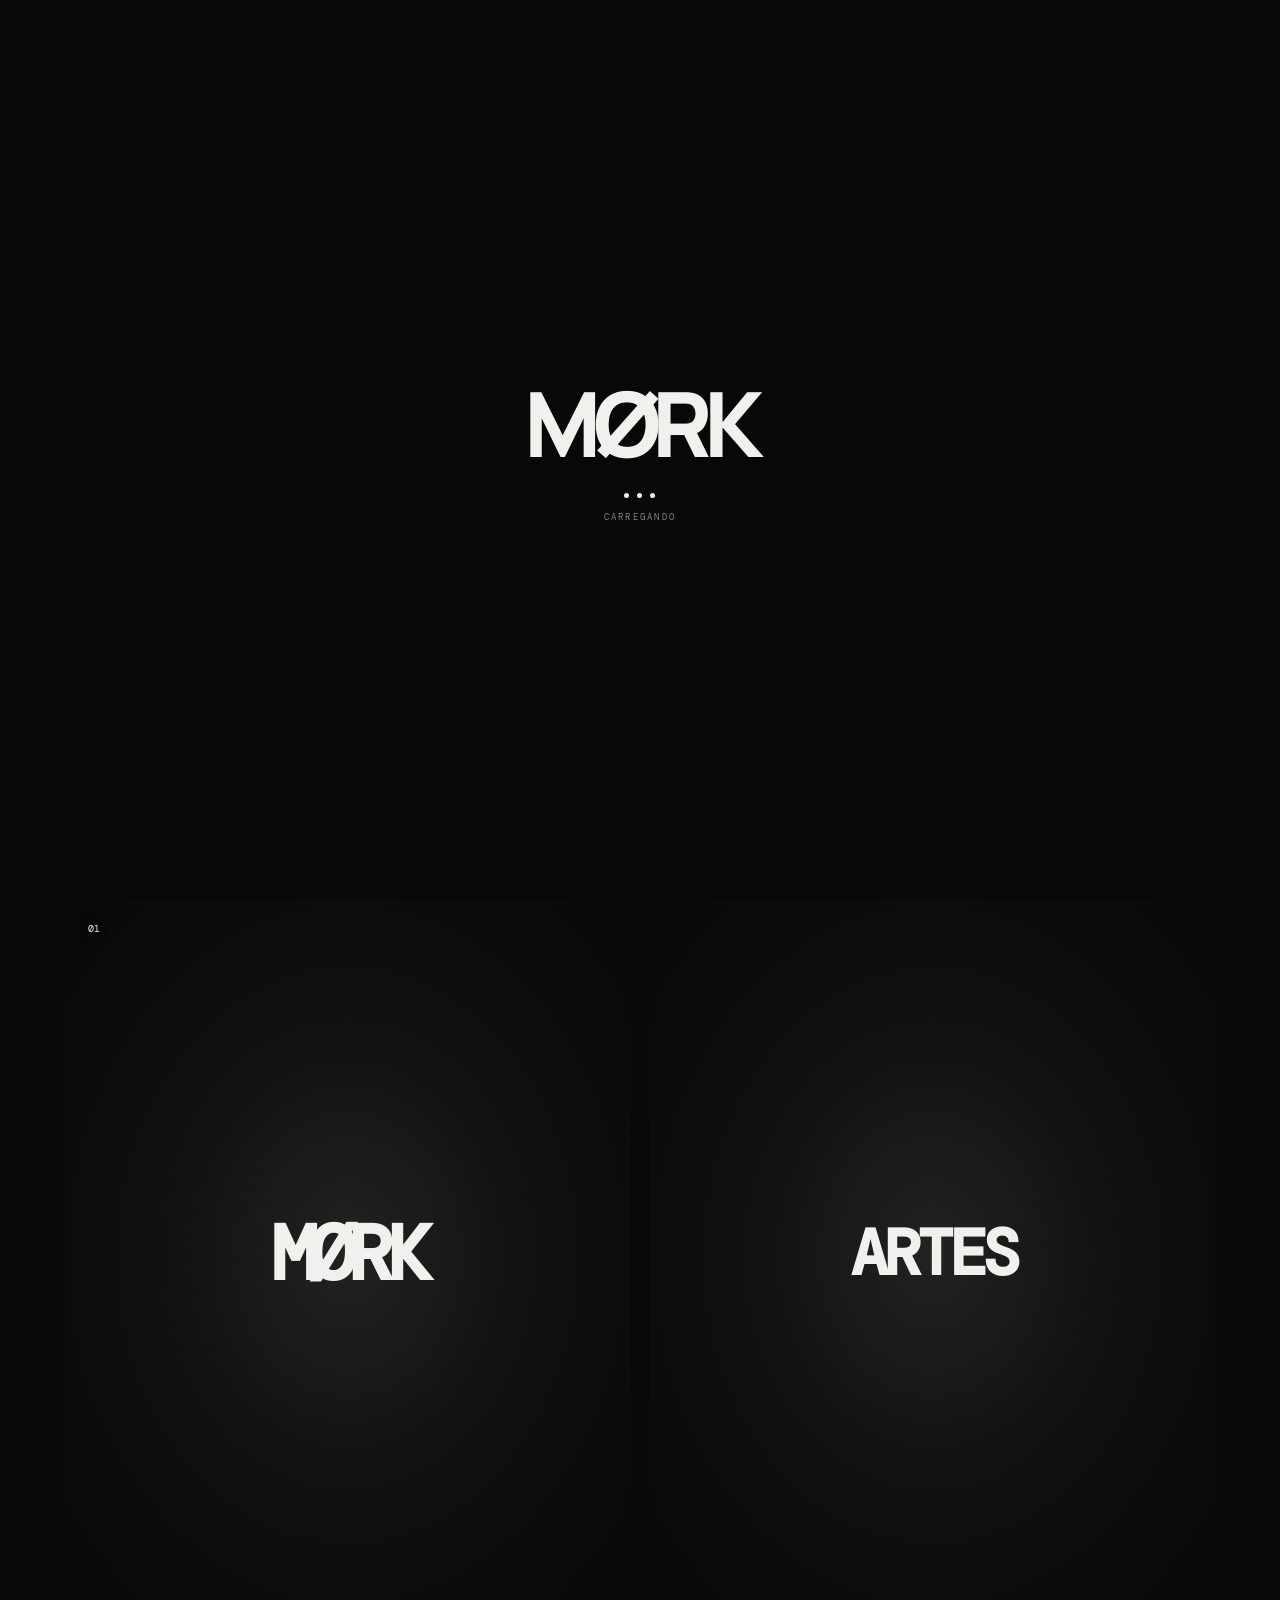
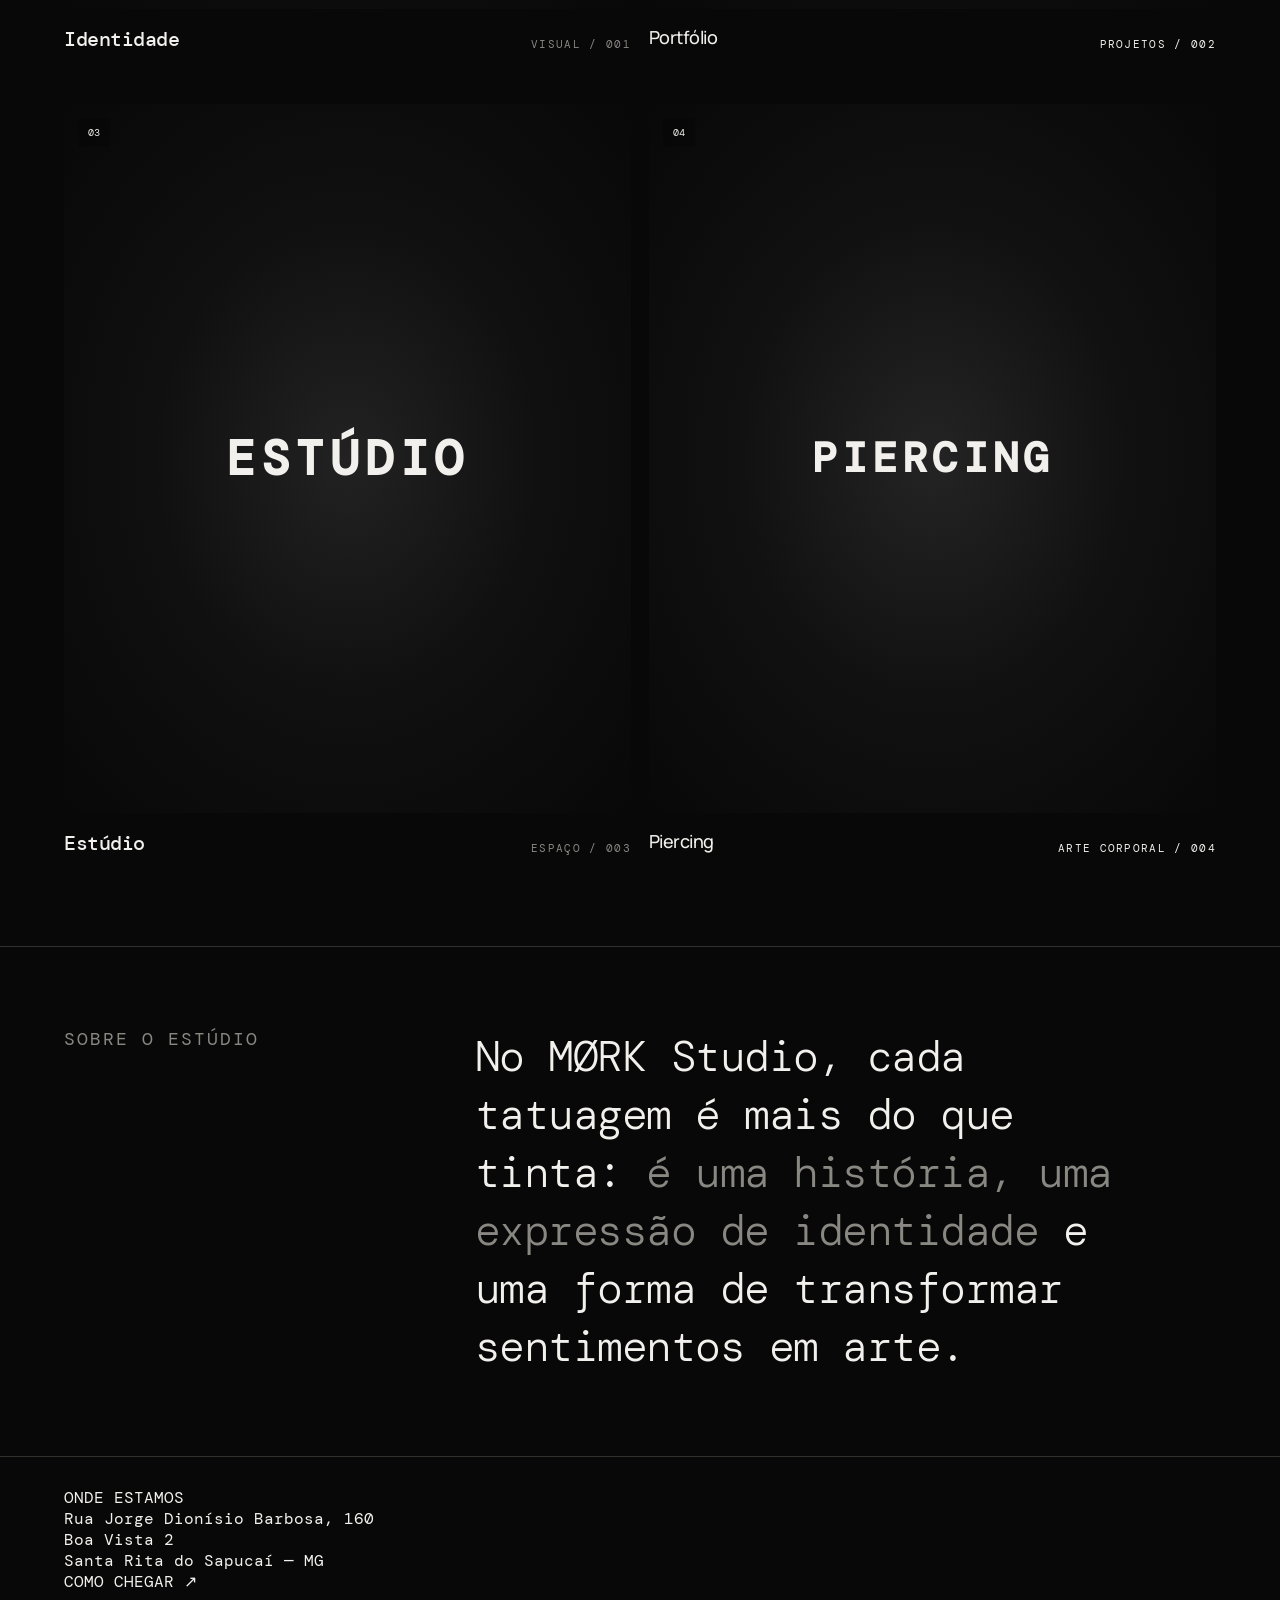
<file: index.html>
<!DOCTYPE html>
<html lang="pt-BR">
<head>
  <meta charset="UTF-8">
  <meta name="viewport" content="width=device-width, initial-scale=1.0">
  <meta name="theme-color" content="#080808">
  <meta name="description" content="MØRK Studio — Tatuagem, identidade e direção de arte.">
  <title>MØRK Studio</title>
  <link rel="stylesheet" href="style.css">
</head>
  
<body>

<!-- MOK STUDIO - TELA DE CARREGAMENTO -->
<div id="preloader">
  <div class="preloader-content">
    <div class="preloader-wordmark">MØRK</div>


<script>
(function () {
  setTimeout(function () {
    var loader = document.getElementById("preloader");
    var oldLoader = document.getElementById("mork-loader");

    [loader, oldLoader].forEach(function (tela) {
      if (!tela) return;

      tela.style.transition =
        "opacity 1.2s cubic-bezier(0.76, 0, 0.24, 1), visibility 1.2s ease";

      tela.style.opacity = "0";
      tela.style.visibility = "hidden";
      tela.style.pointerEvents = "none";

      setTimeout(function () {
        tela.style.display = "none";
      }, 1250);
    });
  }, 3000);
})();
</script>

    <div class="preloader-dots">
      <span></span>
      <span></span>
      <span></span>
    </div>

<script>
(function () {
  var tela = document.getElementById("preloader");

  if (!tela) return;

  setTimeout(function () {
    tela.style.opacity = "0";
    tela.style.visibility = "hidden";
    tela.style.pointerEvents = "none";

    setTimeout(function () {
      tela.remove();
    }, 800);
  }, 2000);
})();
</script>
    
    <p class="preloader-label">CARREGANDO</p>
  </div>
</div>

  <header class="topbar">
    <a href="index.html" class="logo" aria-label="MØRK Studio início">MØRK<span>®</span></a>
    <span class="nav-label">Independent creative studio</span>
  </header>

  <main>
    <section class="hero">
      <div class="eyebrow">Tatuagem · Identidade · Direção / Desde 2014</div>
      <h1>MØRK<br><span class="outline">STUDIO</span></h1>

<div class="hero-bottom">
  <p class="hero-subtitle">
    <span class="subtitle-highlight">Autoral na tinta, eterna na pele.</span>
    Estúdio independente de tatuagem e direção de arte. Cada projeto é criado a partir da sua história.
  </p>

  <div class="hero-cta">
    <a href="contato.html" class="cta-primary">
      Agendar minha tattoo <span aria-hidden="true">→</span>
    </a>

    <a href="portfolio.html" class="cta-secondary">
      Ver portfólio
    </a>
  </div>

 <span class="hero-index"></span>
</div>
</section>
  
    <section class="section" id="projects">
      <div class="section-heading">
        <h2>CONHEÇA NOSSO TRABALHO</h2>
        <span class="counter">04 SECTIONS</span>
      </div>

      <div class="gallery">
        <a class="project" href="identidade.html">
          <div class="project-image category-art identity-art">
            <span class="category-symbol">MØRK</span>
            <span class="project-number">01</span>
            <span class="project-open">↗</span>
          </div>
          <div class="project-info">
            <h3>Identidade</h3>
            <span class="project-meta">Visual / 001</span>
          </div>
        </a>

        <a class="project" href="portfolio.html">
          <div class="project-image category-art portolio-art">
            <span class="category-symbol">ARTES</span>
            <span class="project-open">↗</span>
          </div>
          <div class="project-info">
            <h2>Portfólio</h2>
            <span class="projetct-meta">Projetos / 002</span>
          </div>
        </a>

        <a class="project" href="estudio.html">
          <div class="project-image category-art studio-art">
            <span class="category-symbol">ESTÚDIO</span>
            <span class="project-number">03</span>
            <span class="project-open">↗</span>
          </div>
          <div class="project-info">
            <h3>Estúdio</h3>
            <span class="project-meta">Espaço / 003</span>
          </div>
        </a>
<a class="project" href="piercing.html">
  <div class="project-image category-art piercing-art">
    <span class="category-symbol">PIERCING</span>
    <span class="project-number">04</span>
    <span class="project-open" aria-hidden="true">↗</span>
  </div>

  <div class="project-info">
    <h2>Piercing</h2>
    <span>Arte Corporal / 004</span>
  </div>
</a>
        
      </div>
    </section>

    <section class="about" id="about">
      <h2>SOBRE O ESTÚDIO</h2>
      <p>
        No MØRK Studio, cada tatuagem é mais do que tinta:
        <span>é uma história, uma expressão de identidade</span>
        e uma forma de transformar sentimentos em arte.
      </p>
    </section>
  </main>

  
<footer class="footer">
  <div class="footer-top">

    <div class="footer-address">
      <span class="footer-label">ONDE ESTAMOS</span>

      <p>
        Rua Jorge Dionísio Barbosa, 160<br>
        Boa Vista 2<br>
        Santa Rita do Sapucaí — MG
      </p>

      <a
        class="footer-map-link"
        href="https://maps.app.goo.gl/An7aHNbrjc2WBqHp9?g_st=ic"
        target="_blank"
        rel="noopener noreferrer"
      >
        COMO CHEGAR ↗
      </a>
    </div>
</footer>


</body>
  <!-- MØRK STUDIO — TELA DE CARREGAMENTO -->
<div id="preloader">
  <div class="preloader-content">
    <div class="preloader-wordmark">MØRK</div>

    <div class="preloader-dots">
      <span></span>
      <span></span>
      <span></span>
    </div>

    <p class="preloader-label">CARREGANDO</p>
  </div>
</div>
</html>
</file>
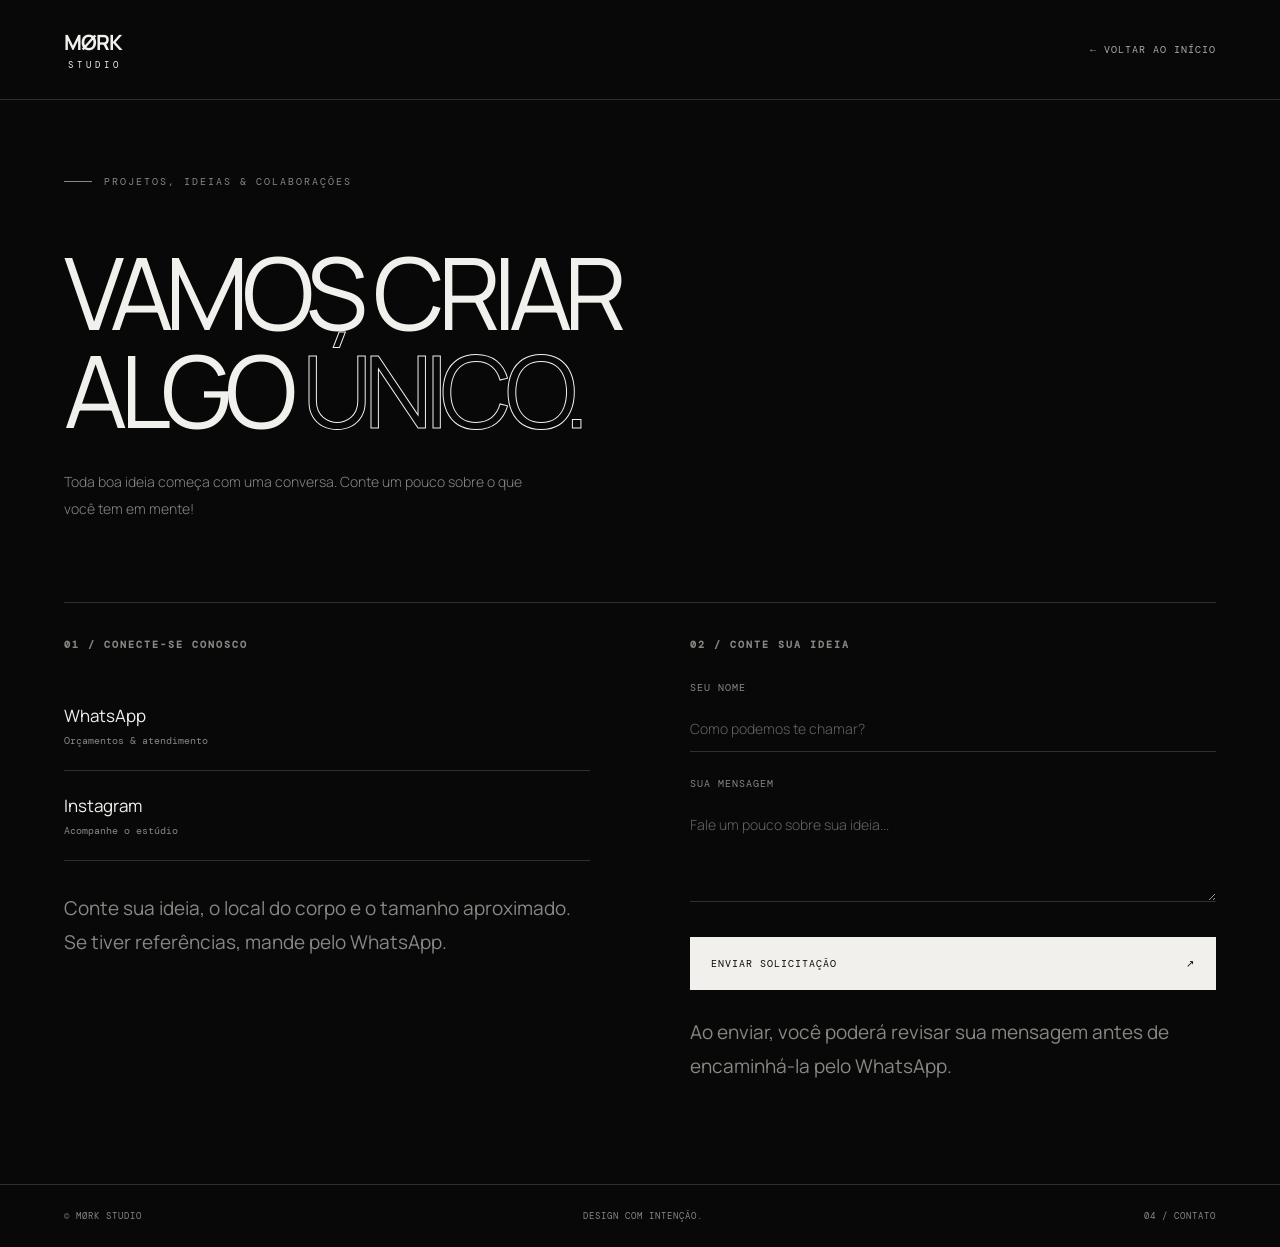
<file: contato.html>
<!DOCTYPE html>
<html lang="pt-BR">
<head>
  <meta charset="UTF-8">
  <meta name="viewport" content="width=device-width, initial-scale=1.0">

  <title>Contato — MØRK Studio</title>

  <meta
    name="description"
    content="Entre em contato com o MØRK Studio para projetos, orçamentos e colaborações."
  >

  <link rel="preconnect" href="https://fonts.googleapis.com">
  <link rel="preconnect" href="https://fonts.gstatic.com" crossorigin>

  <link href="https://fonts.googleapis.com/css2?family=DM+Mono:wght@400;500&family=Manrope:wght@300;400;500;600;700&display=swap" rel="stylesheet">

  <link rel="stylesheet" href="style.css">

  <style>
    /* =================================
       MØRK STUDIO — CONTATO
    ================================= */

    .contact-page {
      min-height: 100vh;
      background: var(--bg, #080808);
      color: var(--fg, #f1f0ec);
      font-family: 'Manrope', sans-serif;
    }

    .contact-header {
      display: flex;
      justify-content: space-between;
      align-items: center;
      padding: 28px 5%;
      border-bottom: 1px solid var(--line, #30302d);
    }

    .contact-logo {
      color: inherit;
      text-decoration: none;
      font-size: 21px;
      font-weight: 700;
      letter-spacing: -1px;
    }

    .contact-logo span {
      display: block;
      margin-top: 3px;
      font-family: 'DM Mono', monospace;
      font-size: 9px;
      font-weight: 400;
      letter-spacing: 4px;
      text-align: right;
    }

    .contact-back {
      color: var(--fg, #f1f0ec);
      text-decoration: none;
      font-family: 'DM Mono', monospace;
      font-size: 10px;
      letter-spacing: 1px;
      text-transform: uppercase;
      opacity: .7;
      transition: opacity .3s;
    }

    .contact-back:hover {
      opacity: 1;
    }

    .contact-main {
      width: 90%;
      max-width: 1200px;
      margin: 0 auto;
      padding: 75px 0 100px;
    }

    .contact-eyebrow {
      display: flex;
      align-items: center;
      gap: 12px;
      margin-bottom: 55px;
      color: var(--muted, #888782);
      font-family: 'DM Mono', monospace;
      font-size: 10px;
      letter-spacing: 2px;
      text-transform: uppercase;
    }

    .contact-eyebrow::before {
      content: '';
      width: 28px;
      height: 1px;
      background: currentColor;
    }

    .contact-title {
      max-width: 900px;
      margin: 0;
      font-size: clamp(42px, 8vw, 100px);
      font-weight: 400;
      line-height: .98;
      letter-spacing: -.075em;
      text-transform: uppercase;
    }

    .contact-title span {
      color: transparent;
      -webkit-text-stroke: 1px var(--fg, #f1f0ec);
    }

    .contact-intro {
      max-width: 480px;
      margin: 30px 0 80px;
      color: var(--muted, #888782);
      font-size: 14px;
      font-weight: 300;
      line-height: 1.9;
    }

    .contact-grid {
      display: grid;
      grid-template-columns: 1fr 1fr;
      gap: 100px;
      padding-top: 35px;
      border-top: 1px solid var(--line, #30302d);
    }

    .contact-label {
      margin: 0 0 30px;
      color: var(--muted, #888782);
      font-family: 'DM Mono', monospace;
      font-size: 10px;
      letter-spacing: 2px;
      text-transform: uppercase;
    }

    .contact-channel {
      display: flex;
      justify-content: space-between;
      align-items: center;
      gap: 15px;
      padding: 23px 0;
      border-bottom: 1px solid var(--line, #30302d);
      color: var(--fg, #f1f0ec);
      text-decoration: none;
      transition: padding .3s, opacity .3s;
    }

    .contact-channel:hover {
      padding-left: 8px;
      opacity: .7;
    }

    .contact-channel strong {
      display: block;
      font-size: 17px;
      font-weight: 400;
    }

    .contact-channel small {
      display: block;
      margin-top: 7px;
      color: var(--muted, #888782);
      font-family: 'DM Mono', monospace;
      font-size: 10px;
    }

    .contact-arrow {
      font-size: 20px;
    }

    .contact-form {
      display: flex;
      flex-direction: column;
      gap: 25px;
    }

    .contact-field {
      display: flex;
      flex-direction: column;
      gap: 12px;
    }

    .contact-field label {
      color: var(--muted, #888782);
      font-family: 'DM Mono', monospace;
      font-size: 10px;
      letter-spacing: 1px;
      text-transform: uppercase;
    }

    .contact-field input,
    .contact-field select,
    .contact-field textarea {
      width: 100%;
      box-sizing: border-box;
      padding: 13px 0;
      border: none;
      border-bottom: 1px solid var(--line, #30302d);
      border-radius: 0;
      outline: none;
      background: transparent;
      color: var(--fg, #f1f0ec);
      font: 300 14px 'Manrope', sans-serif;
    }

    .contact-field select {
      color-scheme: dark;
    }

    .contact-field select option {
      background: #080808;
      color: #f1f0ec;
    }

    .contact-field textarea {
      min-height: 100px;
      resize: vertical;
    }

    .contact-field input:focus,
    .contact-field select:focus,
    .contact-field textarea:focus {
      border-bottom-color: var(--fg, #f1f0ec);
    }

    .contact-field input::placeholder,
    .contact-field textarea::placeholder {
      color: #666560;
    }

    .contact-submit {
      display: flex;
      justify-content: space-between;
      align-items: center;
      gap: 15px;
      margin-top: 10px;
      padding: 19px 20px;
      border: 1px solid var(--fg, #f1f0ec);
      background: var(--fg, #f1f0ec);
      color: var(--bg, #080808);
      font-family: 'DM Mono', monospace;
      font-size: 10px;
      letter-spacing: 1px;
      text-transform: uppercase;
      cursor: pointer;
      transition: background .3s, color .3s;
    }

    .contact-submit:hover {
      background: transparent;
      color: var(--fg, #f1f0ec);
    }

    .contact-note {
      color: var(--muted, #888782);
      font-size: 19px;
      line-height: 1.8;
    }

    .contact-footer {
      display: flex;
      justify-content: space-between;
      gap: 20px;
      padding: 25px 5%;
      border-top: 1px solid var(--line, #30302d);
      color: var(--muted, #888782);
      font-family: 'DM Mono', monospace;
      font-size: 9px;
      letter-spacing: 1px;
      text-transform: uppercase;
    }

    @media (max-width: 700px) {
      .contact-header {
        padding: 22px 5%;
      }

      .contact-main {
        padding: 55px 0 70px;
      }

      .contact-eyebrow {
        margin-bottom: 38px;
      }

      .contact-intro {
        margin-bottom: 55px;
      }

      .contact-grid {
        grid-template-columns: 1fr;
        gap: 65px;
      }

      .contact-footer {
        flex-direction: column;
        gap: 12px;
      }
    }

    @media (prefers-reduced-motion: reduce) {
      .contact-page *,
      .contact-page *::before,
      .contact-page *::after {
        transition: none !important;
      }
    }
    /* CORREÇÃO DAS SETAS AUTOMÁTICAS */

.contact-page a::before,
.contact-page a::after,
.contact-page .contact-channel::before,
.contact-page .contact-channel::after {
  content: none;
}

/* Mantém somente as setas escritas no HTML */
.contact-page .contact-arrow {
  display: inline-block;
}

.contact-page .contact-submit span {
  display: inline-block;
}
  </style>
</head>

<body>
  <div class="contact-page">

    <header class="contact-header">
      <a class="contact-logo" href="index.html">
        MØRK
        <span>STUDIO</span>
      </a>

      <a class="contact-back" href="index.html">
        ← Voltar ao início
      </a>
    </header>

    <main class="contact-main">

      <div class="contact-eyebrow">
        Projetos, ideias & colaborações
      </div>

      <h1 class="contact-title">
        Vamos criar<br>
        algo <span>único.</span>
      </h1>

      <p class="contact-intro">
        Toda boa ideia começa com uma conversa.
        Conte um pouco sobre o que você tem em mente!
      </p>

      <section class="contact-grid">

        <!-- CANAIS DE CONTATO -->

        <div>
          <h2 class="contact-label">
            01 / Conecte-se conosco
          </h2>

          <a
            class="contact-channel"
            href="https://wa.me/5535991159454"
            target="_blank"
            rel="noopener noreferrer"
          >
            <div>
              <strong>WhatsApp</strong>
              <small>Orçamentos & atendimento</small>
            </div>
          </a>

          <a
            class="contact-channel"
            href="https://instagram.com/morkstudioshop_"
            target="_blank"
            rel="noopener noreferrer"
          >
            <div>
              <strong>Instagram</strong>
              <small>Acompanhe o estúdio</small>
            </div>
          </a>

          <p class="contact-note" style="margin-top: 30px;">
            Conte sua ideia, o local do corpo e o tamanho aproximado. Se tiver referências, mande pelo WhatsApp.
          </p>
        </div>

        <!-- FORMULÁRIO DE ORÇAMENTO -->

        <div>
          <h2 class="contact-label">
            02 / Conte sua ideia
          </h2>

          <form class="contact-form" id="contactForm">

            <div class="contact-field">
              <label for="name">Seu nome</label>
              <input
                type="text"
                id="name"
                name="name"
                placeholder="Como podemos te chamar?"
                autocomplete="name"
                required
              >
            </div>

            <div class="contact-field">
              <label for="message">Sua mensagem</label>
              <textarea
                id="message"
                name="message"
                placeholder="Fale um pouco sobre sua ideia..."
                required
              ></textarea>
            </div>

            <button class="contact-submit" type="submit">
              <span>Enviar solicitação</span>
              <span>↗</span>
            </button>

            <p class="contact-note">
              Ao enviar, você poderá revisar sua mensagem
              antes de encaminhá-la pelo WhatsApp.
            </p>

          </form>
        </div>

      </section>
    </main>

    <footer class="contact-footer">
      <span>© MØRK Studio</span>
      <span>Design com intenção.</span>
      <span>04 / Contato</span>
    </footer>

  </div>

  <script>
    /*
      SUBSTITUA PELO NÚMERO DO WHATSAPP DO ESTÚDIO.
      Use DDI + DDD + número, somente dígitos.
      Exemplo de formato: 5511999999999
    */

    const WHATSAPP_NUMBER = "5535991159454";

    document
      .getElementById("contactForm")
      .addEventListener("submit", function (event) {
        event.preventDefault();

        if (
          !WHATSAPP_NUMBER ||
          !/^\d+$/.test(WHATSAPP_NUMBER)
        ) {
          alert(
            "Configure o número do WhatsApp no arquivo contato.html antes de enviar."
          );
          return;
        }

        const name = document.getElementById("name").value.trim();
        const email = document.getElementById("email").value.trim();
        const project = document.getElementById("project").value;
        const message = document.getElementById("message").value.trim();

        const text =
          "Olá, MØRK Studio! Gostaria de solicitar um orçamento.\n\n" +
          "Nome: " + name + "\n" +
          "E-mail: " + email + "\n" +
          "Projeto: " + project + "\n" +
          "Mensagem: " + message;

        const url =
          "https://wa.me/" +
          WHATSAPP_NUMBER +
          "?text=" +
          encodeURIComponent(text);

        window.open(url, "_blank", "noopener,noreferrer");
      });
  </script>

</body>
</html>
</file>
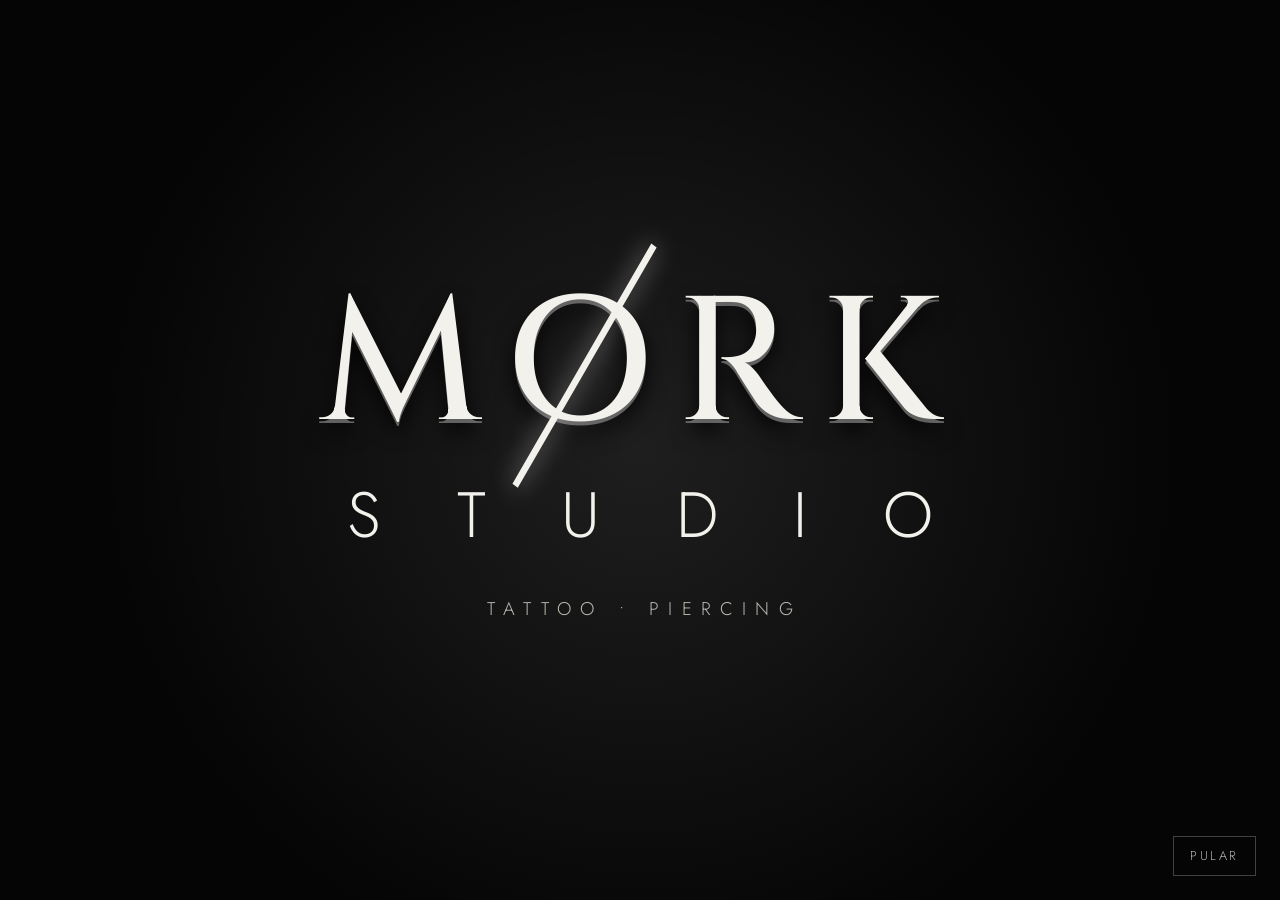
<file: mork-intro (1).html>
<!DOCTYPE html>
<html lang="pt-BR">
<head>
<meta charset="utf-8">
<meta name="viewport" content="width=device-width, initial-scale=1">
<title>MØRK Studio — Tattoo • Piercing</title>
<link rel="preconnect" href="https://fonts.googleapis.com">
<link rel="preconnect" href="https://fonts.gstatic.com" crossorigin>
<link href="https://fonts.googleapis.com/css2?family=Cinzel:wght@500&family=Jost:wght@300&display=swap" rel="stylesheet">
<style>
  :root{
    --black:#050505;
    --ivory:#f3f1ec;
    --silver:#b9b6ae;
    --serif:"Cinzel","Trajan Pro","Times New Roman",serif;
    --sans:"Jost","Helvetica Neue",Arial,sans-serif;
  }
  *{box-sizing:border-box;margin:0}
  html,body{height:100%;background:var(--black);color:var(--ivory);font-family:var(--sans)}

  /* ====== SEU SITE (placeholder) ====== */
  .site{min-height:100%;display:grid;place-items:center;text-align:center;padding:2rem}
  .site p{color:var(--silver);letter-spacing:.2em;font-weight:300}

  /* ====== INTRO ====== */
  .intro{
    position:fixed;inset:0;z-index:9999;background:var(--black);
    display:grid;place-items:center;overflow:hidden;
    transition:opacity 1s ease, transform 1.2s cubic-bezier(.7,0,.2,1), visibility 0s 1.2s;
  }
  .intro.is-leaving{opacity:0;transform:scale(1.06);visibility:hidden}

  /* luz que revela a placa */
  .intro::before{
    content:"";position:absolute;width:140vmax;height:140vmax;left:50%;top:50%;
    transform:translate(-50%,-50%);
    background:radial-gradient(closest-side,rgba(255,255,255,.10),rgba(255,255,255,0) 60%);
    opacity:0;animation:glow 3.2s .2s ease-out forwards;
  }
  @keyframes glow{to{opacity:1}}

  .logo{position:relative;display:grid;justify-items:center;text-align:center;padding:0 5vw}

  .row{display:flex;justify-content:center;white-space:nowrap}
  .ch{
    display:inline-block;position:relative;opacity:0;
    transform:translateY(.18em);filter:blur(14px);
    animation:ch-in 1.1s cubic-bezier(.2,.7,.2,1) forwards;
    animation-delay:calc(var(--d) * 1s);
  }
  @keyframes ch-in{to{opacity:1;transform:none;filter:blur(0)}}

  /* MØRK */
  .mork{
    font-family:var(--serif);font-weight:500;color:var(--ivory);
    font-size:clamp(3.2rem,15vw,11rem);line-height:1;letter-spacing:.06em;
    text-shadow:0 .02em 0 rgba(255,255,255,.35), 0 .06em .12em rgba(0,0,0,.9);
  }
  .mork .ch{margin-right:.06em}

  /* a barra do Ø: o corte, único momento de destaque */
  .slash{
    position:absolute;left:-12%;top:-14%;width:124%;height:128%;
    overflow:visible;pointer-events:none;
  }
  .slash line{
    stroke:var(--ivory);stroke-width:3.2;stroke-linecap:square;
    stroke-dasharray:140;stroke-dashoffset:140;
    filter:drop-shadow(0 0 6px rgba(255,255,255,.55));
    animation:cut .55s cubic-bezier(.6,0,.2,1) 1.55s forwards;
  }
  @keyframes cut{to{stroke-dashoffset:0}}

  /* STUDIO */
  .studio{
    margin-top:clamp(.6rem,2.4vw,1.8rem);
    font-family:var(--sans);font-weight:300;color:var(--ivory);
    font-size:clamp(1.3rem,5.4vw,4rem);line-height:1;
    letter-spacing:.9em;margin-right:-.9em; /* compensa o espaço final do tracking */
    width:100%;justify-content:space-between;
  }

  /* TATTOO • PIERCING */
  .tag{
    margin-top:clamp(1.2rem,4vw,3rem);
    font-family:var(--sans);font-weight:300;color:var(--silver);
    font-size:clamp(.62rem,1.7vw,1.15rem);letter-spacing:.5em;margin-right:-.5em;
    opacity:0;animation:fade 1.4s 3.1s ease forwards;
  }
  @keyframes fade{to{opacity:1}}

  /* brilho que atravessa o metal, uma vez só */
  .shine{
    position:absolute;inset:-10% -10%;pointer-events:none;mix-blend-mode:soft-light;
    background:linear-gradient(105deg,transparent 40%,rgba(255,255,255,.9) 50%,transparent 60%);
    background-size:250% 100%;background-position:130% 0;
    animation:sweep 1.8s 3.3s ease-in-out forwards;
  }
  @keyframes sweep{to{background-position:-30% 0}}

  /* pular */
  .skip{
    position:absolute;right:1.5rem;bottom:1.5rem;
    background:none;border:1px solid rgba(243,241,236,.25);color:var(--silver);
    font:300 .8rem var(--sans);letter-spacing:.2em;padding:.6rem 1rem;cursor:pointer;
    opacity:0;animation:fade .6s 1s ease forwards;
    transition:border-color .2s,color .2s;
  }
  .skip:hover,.skip:focus-visible{color:var(--ivory);border-color:var(--ivory);outline:none}

  @media (prefers-reduced-motion:reduce){
    .ch{animation-duration:.01s;animation-delay:0s;filter:none;transform:none}
    .slash line{animation-duration:.01s;animation-delay:0s}
    .tag{animation-duration:.01s;animation-delay:0s}
    .shine,.intro::before{display:none}
  }
</style>
</head>
<body>

<!-- ====== SEU SITE AQUI ====== -->
<main class="site"></main>

<!-- ====== INTRO ====== -->
<div class="intro" id="intro" role="img" aria-label="MØRK Studio — Tattoo e Piercing">
  <div class="logo" aria-hidden="true">
    <div class="row mork" id="mork"></div>
    <div class="row studio" id="studio"></div>
    <div class="tag">TATTOO &bull; PIERCING</div>
    <div class="shine"></div>
  </div>
  <button class="skip" id="skip" type="button">PULAR</button>
</div>

<script>
(function () {
  var intro = document.getElementById('intro');
  var KEY = 'mork-intro-seen';

  // mostra só uma vez por sessão (remova este bloco para mostrar sempre)
  try { if (sessionStorage.getItem(KEY)) { intro.remove(); return; } } catch (e) {}

  function build(el, text, start, step, special) {
    text.split('').forEach(function (c, i) {
      var s = document.createElement('span');
      s.className = 'ch';
      s.style.setProperty('--d', (start + i * step).toFixed(2));
      if (special && c === 'Ø') {
        // O + barra desenhada por cima (o "corte")
        s.textContent = 'O';
        s.insertAdjacentHTML('beforeend',
          '<svg class="slash" viewBox="0 0 100 100" preserveAspectRatio="none">' +
          '<line x1="84" y1="-2" x2="16" y2="102"/></svg>');
      } else {
        s.textContent = c;
      }
      el.appendChild(s);
    });
  }

  build(document.getElementById('mork'),   'MØRK',   0.5, 0.28, true);
  build(document.getElementById('studio'), 'STUDIO', 2.0, 0.12, false);

  var done = false;
  function leave() {
    if (done) return; done = true;
    try { sessionStorage.setItem(KEY, '1'); } catch (e) {}
    intro.classList.add('is-leaving');
    setTimeout(function () { intro.remove(); }, 1300);
  }

  document.getElementById('skip').addEventListener('click', leave);
  document.addEventListener('keydown', function (e) { if (e.key === 'Escape') leave(); });

  var reduced = window.matchMedia('(prefers-reduced-motion: reduce)').matches;
  setTimeout(leave, reduced ? 800 : 5600);
})();
</script>
</body>
</html>
</file>
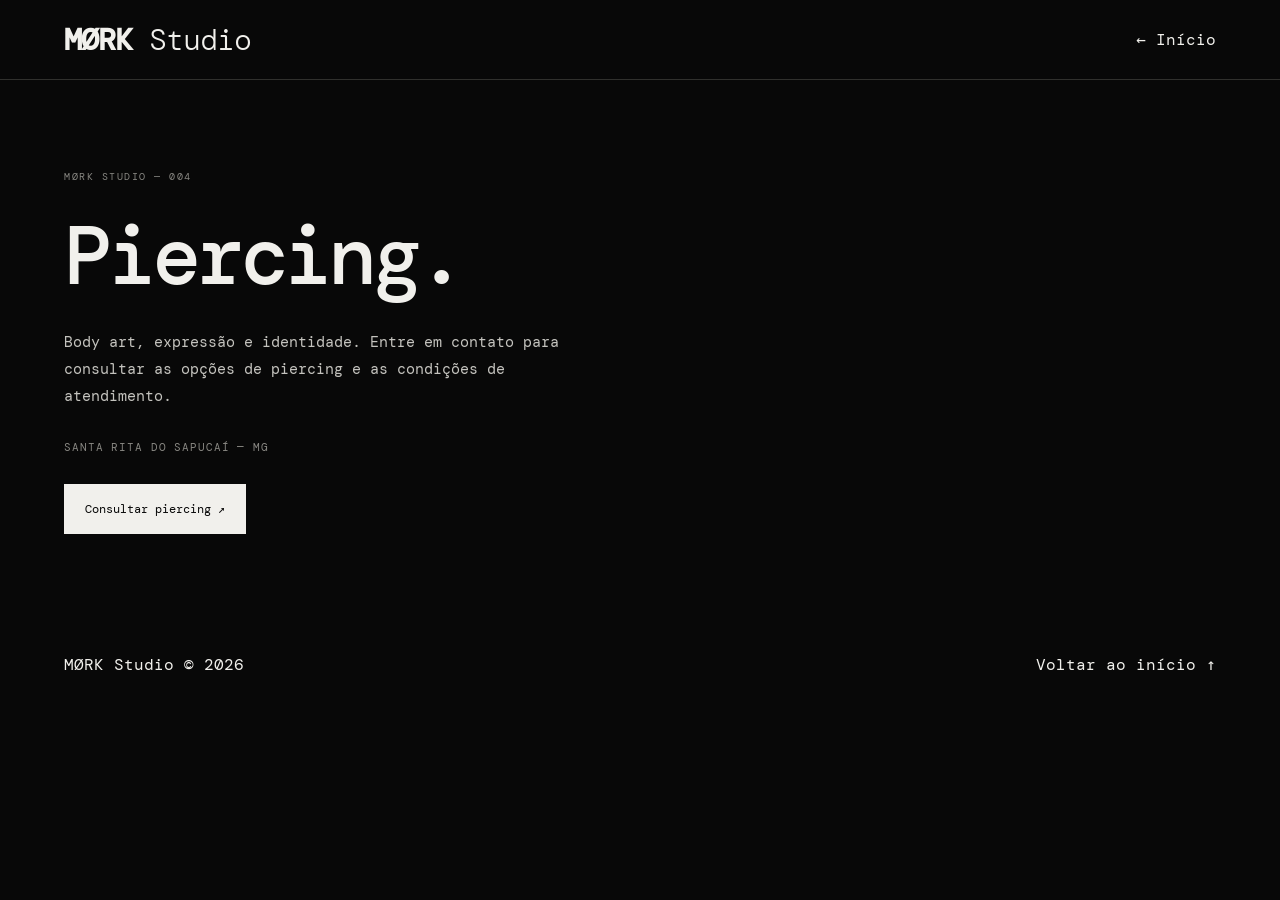
<file: piercing.html>
<!DOCTYPE html>
<html lang="pt-BR">
<head>
  <meta charset="UTF-8">
  <meta name="viewport" content="width=device-width, initial-scale=1.0">
  <meta name="theme-color" content="#080808">
  <title>Piercing — MØRK Studio</title>
  <link rel="stylesheet" href="style.css">
  <style>
    .piercing-page {
      padding-top: 90px;
      padding-bottom: 90px;
      max-width: 760px;
    }

    .piercing-page h1 {
      font-size: clamp(42px, 9vw, 82px);
      letter-spacing: -.06em;
      font-weight: 500;
      margin: 20px 0;
    }

    .piercing-description {
      color: #c4c3be;
      font-size: 15px;
      line-height: 1.8;
      max-width: 520px;
    }

    .piercing-location {
      color: #888782;
      font: 11px 'DM Mono', monospace;
      letter-spacing: .08em;
      margin-top: 30px;
    }

    .piercing-contact {
      display: inline-flex;
      align-items: center;
      justify-content: center;
      gap: 12px;
      margin-top: 30px;
      padding: 16px 20px;
      background: #f1f0ec;
      color: #080808;
      border: 1px solid #f1f0ec;
      font: 12px 'DM Mono', monospace;
      text-decoration: none;
    }

    .piercing-contact:hover {
      background: #d4d3ce;
    }
  </style>
</head>

<body>
  <header class="topbar">
    <a class="logo" href="index.html">MØRK <span>Studio</span></a>
    <a class="back-link" href="index.html">← Início</a>
  </header>

  <main class="section piercing-page">
    <p class="eyebrow">MØRK STUDIO — 004</p>

    <h1>Piercing<span>.</span></h1>

    <p class="piercing-description">
      Body art, expressão e identidade. Entre em contato para consultar
      as opções de piercing e as condições de atendimento.
    </p>

    <p class="piercing-location">
      SANTA RITA DO SAPUCAÍ — MG
    </p>

    <a
      class="piercing-contact"
      href="https://wa.me/5535991159454?text=Oi%21%20Vim%20pelo%20site%20do%20M%C3%98RK%20e%20gostaria%20de%20informa%C3%A7%C3%B5es%20sobre%20piercing."
      target="_blank"
      rel="noopener noreferrer"
    >
      Consultar piercing ↗
    </a>
  </main>

  <footer class="footer">
    <p>MØRK Studio © 2026</p>
    <a href="index.html">Voltar ao início ↑</a>
  </footer>
</body>
</html>
</file>
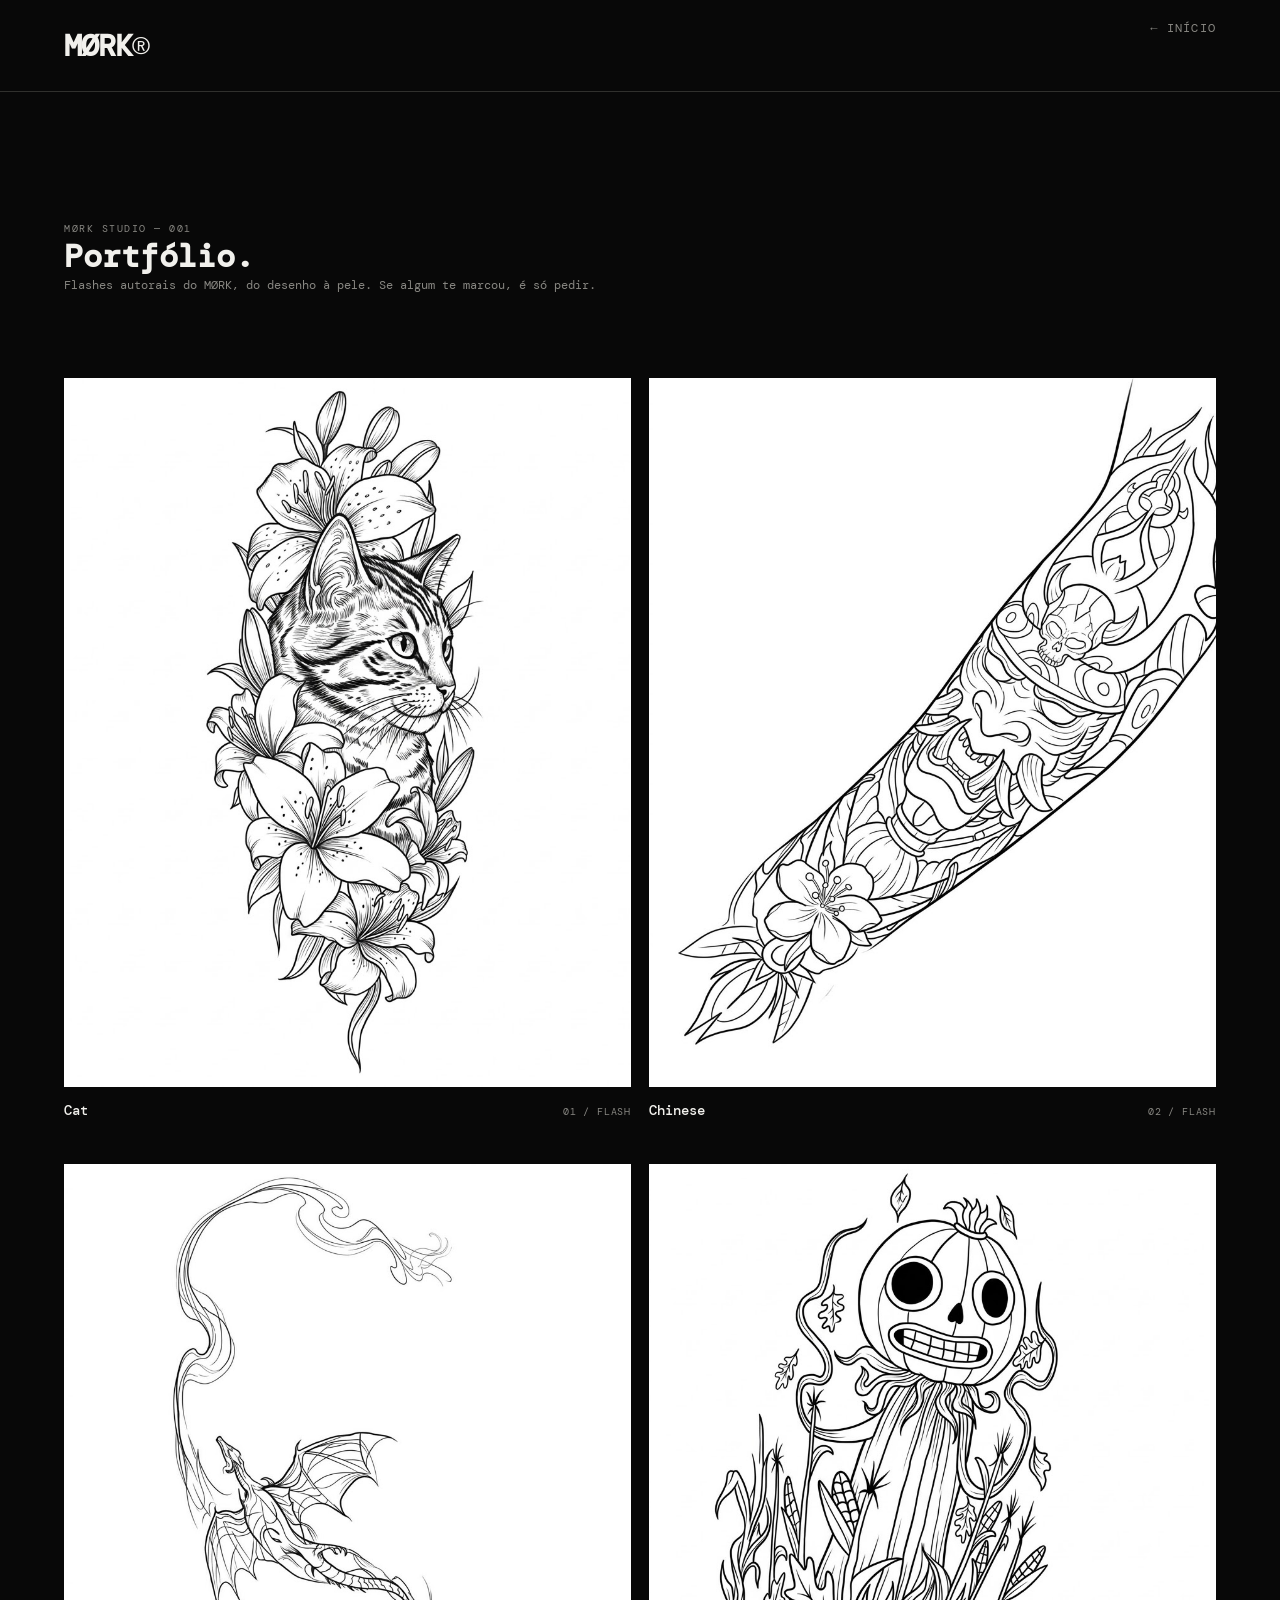
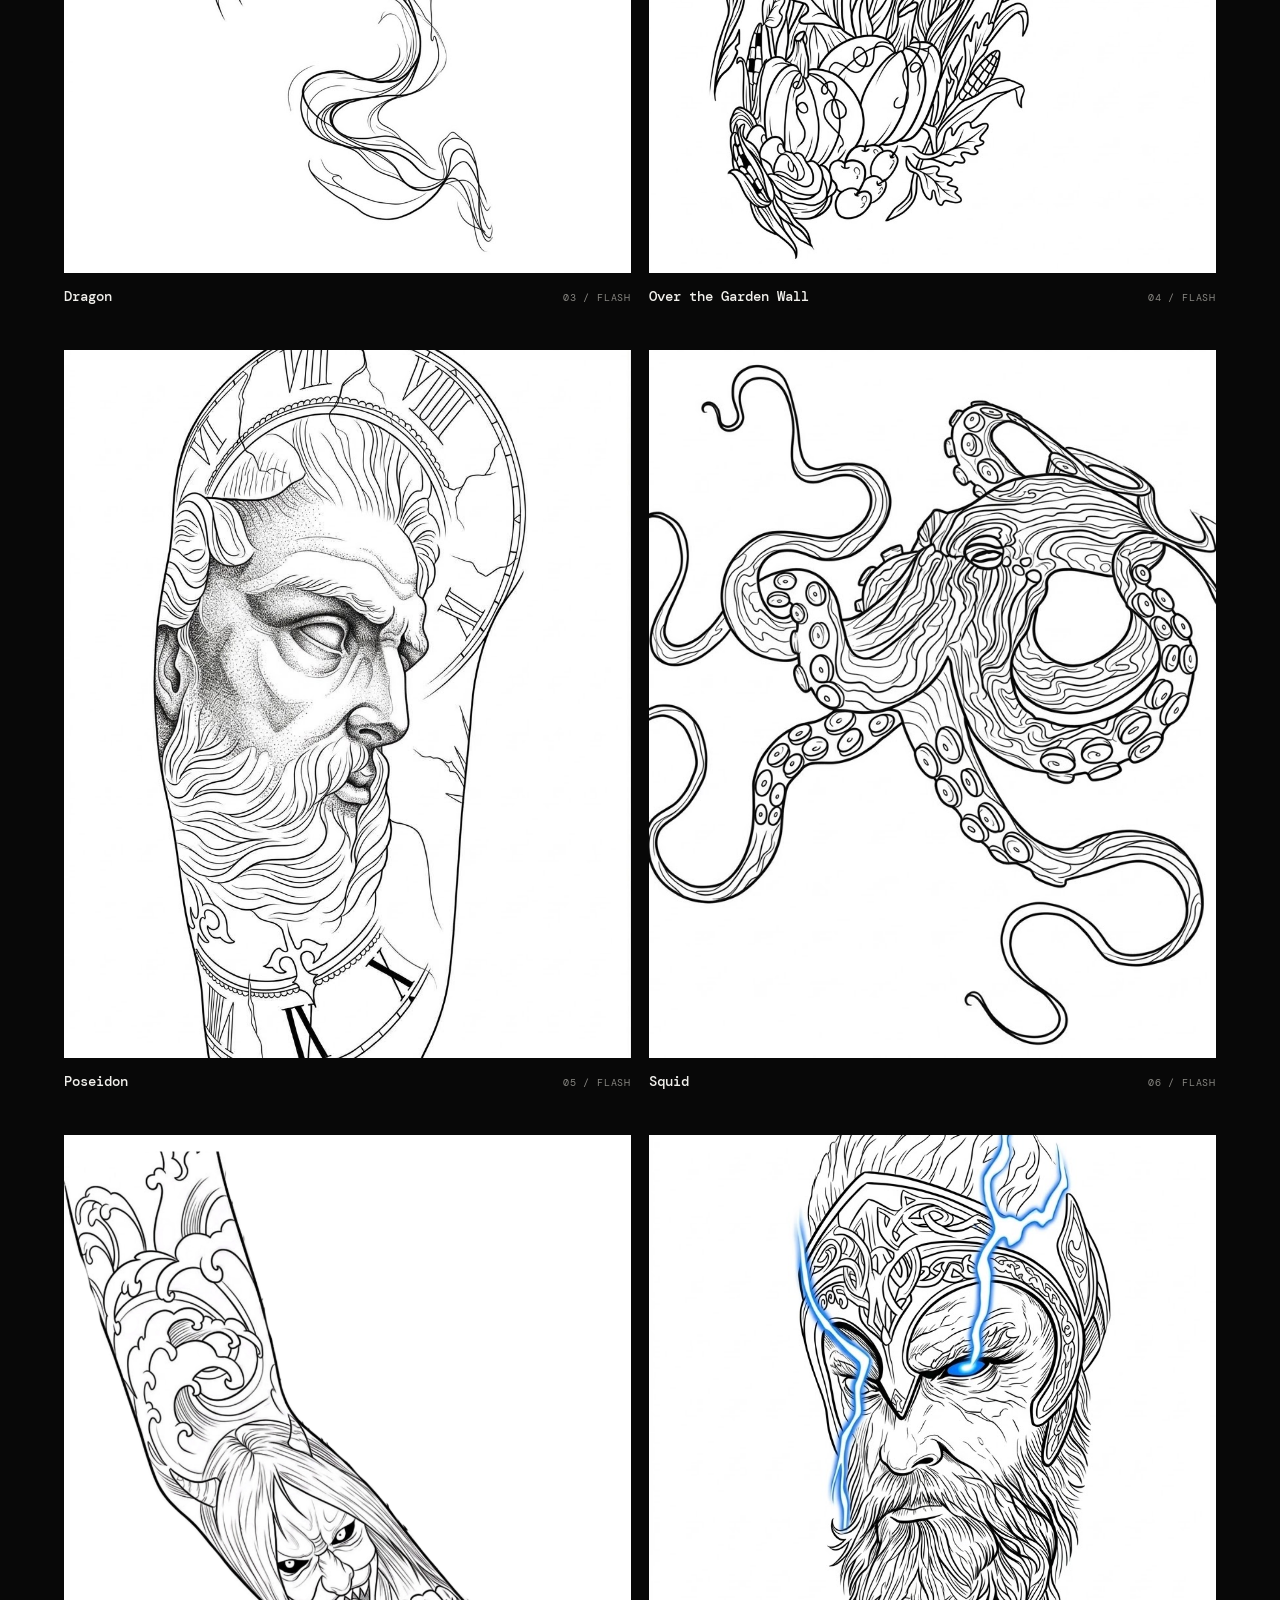
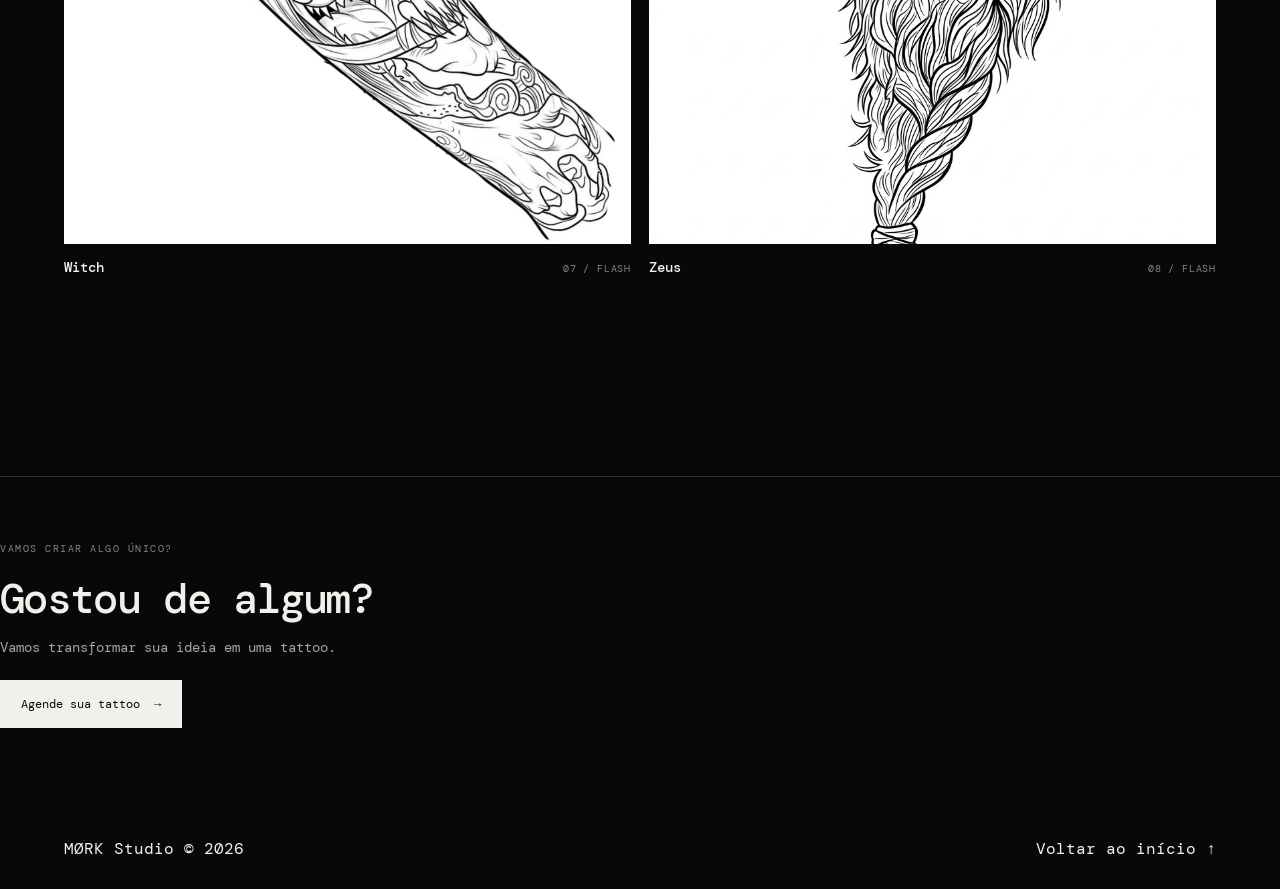
<file: portfolio.html>
<!DOCTYPE html>
<html lang="pt-BR">
<head>
  <meta charset="UTF-8">
  <meta name="viewport" content="width=device-width, initial-scale=1.0">
  <meta name="theme-color" content="#080808">
  <title>Portfólio — MØRK Studio</title>
  <link rel="stylesheet" href="style.css">
  <style>
    .portfolio-heading {
      padding: 100px 0 55px;
    }

    .back-link {
      display: inline-block;
      margin-bottom: 35px;
      color: var(--muted);
      text-decoration: none;
      font-size: 12px;
      letter-spacing: .10em;
      text-transform: uppercase;
    }

    .back-link:hover {
      color: var(--fg);
    }

    .portfolio-grid {
      display: grid;
      grid-template-columns: repeat(2, minmax(0, 1fr));
      gap: 45px 18px;
      padding-bottom: 100px;
    }

    .tattoo-card {
      min-width: 0;
    }

    .tattoo-image {
      position: relative;
      overflow: hidden;
      aspect-ratio: 4 / 5;
      background: #111;
      cursor: pointer;
    }

    .tattoo-image img {
      position: absolute;
      inset: 0;
      width: 100%;
      height: 100%;
      object-fit: cover;
      transition: opacity .45s ease, transform .6s ease;
    }

    .tattoo-image .on-skin {
      opacity: 0;
    }

    .tattoo-card:hover .on-skin,
    .tattoo-card.show-skin .on-skin {
      opacity: 1;
    }

    .tattoo-card:hover .design,
    .tattoo-card.show-skin .design {
      opacity: 0;
    }

    .tattoo-image:hover img {
      transform: scale(1.025);
    }

    .tattoo-label {
      display: flex;
      justify-content: space-between;
      gap: 10px;
      align-items: baseline;
      padding-top: 14px;
    }

    .tattoo-label h2 {
      margin: 0;
      font-size: 14px;
      font-weight: 500;
    }

    .tattoo-label span {
      color: var(--muted);
      font: 10px 'DM Mono', monospace;
      text-transform: uppercase;
      letter-spacing: .08em;
    }

    .portfolio-note {
      color: var(--muted);
      font-size: 12px;
      margin: 0 0 30px;
    }

    @media (max-width: 600px) {
      .portfolio-heading {
        padding-top: 65px;
      }

      .portfolio-grid {
        gap: 30px 12px;
      }

      .tattoo-label {
        display: block;
      }

      .tattoo-label span {
        display: block;
        margin-top: 6px;
      }
    }
  </style>
</head>

</head>
  
<body>
  <header class="topbar">
    <a href="index.html" class="logo" aria-label="MØRK Studio início">MØRK<span>®</span></a>
    <a class="back-link" href="index.html">← Início</a>
  </header>
</body>
  <main class="section">
    <div class="portfolio-heading">
      <p class="eyebrow">MØRK STUDIO — 001</p>
      <h1>Portfólio<span>.</span></h1>
      <p class="portfolio-note">
       Flashes autorais do MØRK, do desenho à pele. Se algum te marcou, é só pedir.
      </p>
    </div>

    <div class="portfolio-grid">

      <article class="tattoo-card">
        <div class="tattoo-image" role="button" tabindex="0" aria-label="Alternar imagens do gato">
          <img class="design" src="Cat.jpeg" alt="Desenho da tatuagem de gato">
          <img class="on-skin" src="Cat%202.jpeg" alt="Tatuagem de gato na pele">
        </div>
        <div class="tattoo-label"><h2>Cat</h2><span>01 / Flash</span></div>
      </article>

      <article class="tattoo-card">
        <div class="tattoo-image" role="button" tabindex="0" aria-label="Alternar imagens da serpente chinesa">
          <img class="design" src="Chinese.jpeg" alt="Desenho da tatuagem chinesa">
          <img class="on-skin" src="Chinese%202.jpeg" alt="Tatuagem chinesa na pele">
        </div>
        <div class="tattoo-label"><h2>Chinese</h2><span>02 / Flash</span></div>
      </article>

      <article class="tattoo-card">
        <div class="tattoo-image" role="button" tabindex="0" aria-label="Alternar imagens do dragão">
          <img class="design" src="Dragon.jpeg" alt="Desenho da tatuagem de dragão">
          <img class="on-skin" src="Dragon%202.jpeg" alt="Tatuagem de dragão na pele">
        </div>
        <div class="tattoo-label"><h2>Dragon</h2><span>03 / Flash</span></div>
      </article>

      <article class="tattoo-card">
        <div class="tattoo-image" role="button" tabindex="0" aria-label="Alternar imagens de Over the Garden Wall">
          <img class="design" src="Over%20the%20Garden%20Wall.jpeg" alt="Desenho inspirado em Over the Garden Wall">
          <img class="on-skin" src="Over%20the%20Garden%20Wall%202.jpeg" alt="Tatuagem inspirada em Over the Garden Wall na pele">
        </div>
        <div class="tattoo-label"><h2>Over the Garden Wall</h2><span>04 / Flash</span></div>
      </article>

      <article class="tattoo-card">
        <div class="tattoo-image" role="button" tabindex="0" aria-label="Alternar imagens de Poseidon">
          <img class="design" src="Poseidon.jpeg" alt="Desenho da tatuagem de Poseidon">
          <img class="on-skin" src="Poseidon%202.jpeg" alt="Tatuagem de Poseidon na pele">
        </div>
        <div class="tattoo-label"><h2>Poseidon</h2><span>05 / Flash</span></div>
      </article>

      <article class="tattoo-card">
        <div class="tattoo-image" role="button" tabindex="0" aria-label="Alternar imagens da lula">
          <img class="design" src="Squid.jpeg" alt="Desenho da tatuagem de lula">
          <img class="on-skin" src="Squid%202.jpeg" alt="Tatuagem de lula na pele">
        </div>
        <div class="tattoo-label"><h2>Squid</h2><span>06 / Flash</span></div>
      </article>

      <article class="tattoo-card">
        <div class="tattoo-image" role="button" tabindex="0" aria-label="Alternar imagens da bruxa">
          <img class="design" src="Witch.jpeg" alt="Desenho da tatuagem de bruxa">
          <img class="on-skin" src="Witch%202.jpeg" alt="Tatuagem de bruxa na pele">
        </div>
        <div class="tattoo-label"><h2>Witch</h2><span>07 / Flash</span></div>
      </article>

      <article class="tattoo-card">
        <div class="tattoo-image" role="button" tabindex="0" aria-label="Alternar imagens de Zeus">
          <img class="design" src="Zeus.jpeg" alt="Desenho da tatuagem de Zeus">
          <img class="on-skin" src="Zeus%202.jpeg" alt="Tatuagem de Zeus na pele">
        </div>
        <div class="tattoo-label"><h2>Zeus</h2><span>08 / Flash</span></div>
      </article>

    </div>
  </main>
  
<section class="portfolio-cta">
  <p class="eyebrow">VAMOS CRIAR ALGO ÚNICO?</p>
  <h2>Gostou de algum?</h2>
  <p>Vamos transformar sua ideia em uma tattoo.</p>
  <a href="contato.html" class="portfolio-cta-button">
    Agende sua tattoo <span aria-hidden="true">→</span>
  </a>
</section>
  
  <footer class="footer">
    <p>MØRK Studio © 2026</p>
    <a href="index.html">Voltar ao início ↑</a>
  </footer>

  <script>
    document.querySelectorAll('.tattoo-image').forEach((image) => {
      const toggle = () => image.closest('.tattoo-card').classList.toggle('show-skin');

      image.addEventListener('click', toggle);
      image.addEventListener('keydown', (event) => {
        if (event.key === 'Enter' || event.key === ' ') {
          event.preventDefault();
          toggle();
        }
      });
    });
  </script>
</body>
</html>
</file>
<file: style.css>
@import url('https://fonts.googleapis.com/css2?family=DM+Mono:wght@400;500&family=Manrope:wght@300;400;500;600;700;800&display=swap');

:root {
  --bg: #080808;
  --fg: #f1f0ec;
  --muted: #888782;
  --line: #30302d;
}

* {
  box-sizing: border-box;
  margin: 0;
  padding: 0;
}

html {
  scroll-behavior: smooth;
}

body {
  background: var(--bg);
  color: var(--fg);
  font-family: 'DM Mono', monospace;
  overflow-x: hidden;
}

body.modal-open {
  overflow: hidden;
}

a {
  color: inherit;
  text-decoration: none;
}

button {
  font: inherit;
}

::selection {
  background: var(--fg);
  color: var(--bg);
}

.topbar {
  min-height: 50px;
  padding: 20px 5%;
  display: flex;
  align-items: center;
  justify-content: space-between;
  border-bottom: 1px solid var(--line);
}

.logo {
  font-size: 30px;
  font-weight: 900;
  letter-spacing: -1px;
}

.logo span {
  font-weight: 300;
}

.nav-label,
.eyebrow,
.project-meta,
.filter,
.footer-meta,
.counter {
  font-family: 'DM Mono', monospace;
  font-size: 10px;
  letter-spacing: 1.5px;
  text-transform: uppercase;
}

.nav-label {
  color: var(--muted);
}

.hero {
  min-height: 510px;
  padding: 100px 5% 76px;
  display: flex;
  flex-direction: column;
  justify-content: space-between;
  border-bottom: 1px solid var(--line);
  position: relative;
  overflow: hidden;
}

.hero::after {
  content: "Ø";
  position: absolute;
  right: -2%;
  bottom: -170px;
  font-size: clamp(350px, 62vw, 800px);
  line-height: 1;
  font-weight: 800;
  color: #111110;
  pointer-events: none;
}

.eyebrow {
  color: var(--muted);
  position: relative;
  z-index: 1;
}

.hero h1 {
  position: relative;
  z-index: 1;
  font-size: clamp(65px, 13.5vw, 180px);
  line-height: .85;
  letter-spacing: -.095em;
  font-weight: 100;
  margin: 64px 0 55px;
  animation: appear 1s ease both;
}

.hero h1 .outline {
  color: transparent;
  -webkit-text-stroke: 1px var(--fg);
}

.hero-bottom {
  position: relative;
  z-index: 1;
  display: flex;
  justify-content: space-between;
  align-items: flex-end;
  gap: 24px;
}

.hero-description {
  max-width: 360px;
  font-size: 17px;
  line-height: 1.9;
  color: #aaa9a3;
}

.hero-index {
  font-family: 'DM Mono', monospace;
  color: var(--muted);
  font-size: 10px;
  white-space: nowrap;
}

.section {
  padding: 30px 5% 90px;
}

.section-heading {
  display: flex;
  justify-content: space-between;
  align-items: center;
  gap: 15px;
  padding-bottom: 26px;
  border-bottom: 1px solid var(--line);
}

.section-heading h2 {
  font-size: 12px;
  font-weight: 500;
  letter-spacing: 1px;
}

.filters {
  display: flex;
  flex-wrap: wrap;
  gap: 8px;
  padding: 24px 0 34px;
}

.filter {
  border: 1px solid var(--line);
  color: var(--muted);
  background: transparent;
  padding: 11px 14px;
  cursor: pointer;
  transition: .25s ease;
}

.filter:hover,
.filter.active {
  background: var(--fg);
  color: var(--bg);
  border-color: var(--fg);
}

.gallery {
  display: grid;
  grid-template-columns: repeat(2, minmax(0, 1fr));
  gap: 52px 18px;
}

.project {
  min-width: 0;
  cursor: pointer;
  animation: appear .55s ease both;
}

.project-image {
  width: 100%;
  aspect-ratio: 4 / 5;
  background: #151514;
  overflow: hidden;
  position: relative;
}

.project-image img {
  display: block;
  width: 100%;
  height: 100%;
  object-fit: cover;
  filter: grayscale(100%);
  opacity: .84;
  transition: transform .7s cubic-bezier(.2,.7,.2,1),
              filter .5s ease, opacity .5s ease;
}

.project:hover .project-image img {
  transform: scale(1.045);
  filter: grayscale(15%);
  opacity: 1;
}

.project-number {
  position: absolute;
  top: 14px;
  left: 14px;
  font-family: 'DM Mono', monospace;
  font-size: 10px;
  background: rgba(8,8,8,.72);
  padding: 8px 10px;
}

.project-open {
  position: absolute;
  right: 14px;
  bottom: 14px;
  width: 38px;
  height: 38px;
  display: grid;
  place-items: center;
  background: var(--fg);
  color: var(--bg);
  border-radius: 50%;
  font-size: 20px;
  transform: translateY(8px);
  opacity: 0;
  transition: .25s ease;
}

.project:hover .project-open {
  transform: translateY(0);
  opacity: 1;
}

.project-info {
  display: flex;
  justify-content: space-between;
  gap: 12px;
  padding-top: 17px;
}

.project-info h3 {
  font-size: clamp(14px, 2vw, 20px);
  font-weight: 500;
  letter-spacing: -.5px;
}

.project-meta {
  color: var(--muted);
  line-height: 1.9;
  font-size: 9px;
}

.project-info .project-meta {
  text-align: right;
  flex-shrink: 0;
}

.about {
  padding: 80px 5%;
  border-top: 1px solid var(--line);
  border-bottom: 1px solid var(--line);
  display: grid;
  grid-template-columns: 1fr 2fr;
  gap: 40px;
}

.about h2 {
  font-family: 'DM Mono', monospace;
  font-size: 18px;
  letter-spacing: 2px;
  color: var(--muted);
  font-weight: 400;
}

.about p {
  max-width: 680px;
  font-size: clamp(22px, 4vw, 43px);
  line-height: 1.35;
  letter-spacing: -1.5px;
  font-weight: 300;
}

.about p span {
  color: var(--muted);
}

.footer {
  padding: 30px 5%;
  display: flex;
  justify-content: space-between;
  align-items: center;
  gap: 20px;
}

.footer-meta {
  color: var(--muted);
  line-height: 2;
  font-size: 9px;
}

.footer-logo {
  font-size: 17px;
  font-weight: 800;
  letter-spacing: -1px;
}

.modal {
  position: fixed;
  inset: 0;
  z-index: 20;
  background: rgba(0,0,0,.96);
  padding: 22px;
  display: none;
  overflow-y: auto;
  align-items: center;
  justify-content: center;
}

.modal.open {
  display: flex;
  animation: appear .25s ease;
}

.modal-inner {
  width: min(100%, 900px);
  display: grid;
  grid-template-columns: 1fr 1fr;
  gap: 35px;
  align-items: center;
  margin: auto;
}

.modal-image {
  width: 100%;
  max-height: 75vh;
  aspect-ratio: 4 / 5;
  object-fit: cover;
  filter: grayscale(100%);
  background: #151514;
}

.modal-copy h2 {
  font-size: clamp(30px, 5vw, 58px);
  letter-spacing: -2px;
  line-height: 1;
  margin: 22px 0;
}

.modal-copy p {
  color: #aaa9a3;
  font-size: 13px;
  line-height: 1.9;
}

.close-modal {
  position: fixed;
  top: 18px;
  right: 20px;
  background: transparent;
  color: white;
  border: 1px solid #555;
  width: 44px;
  height: 44px;
  border-radius: 50%;
  cursor: pointer;
  font-size: 23px;
}

@keyframes appear {
  from {
    opacity: 0;
    transform: translateY(14px);
  }
  to {
    opacity: 1;
    transform: translateY(0);
  }
}

@media (max-width: 600px) {
  .topbar {
    min-height: 64px;
  }

  .hero {
    min-height: 470px;
    padding-top: 80px;
  }

  .hero h1 {
    font-size: clamp(62px, 15vw, 100px);
    margin: 65px 0;
  }

  .hero-bottom {
    align-items: flex-start;
    flex-direction: column;
  }

  .gallery {
    gap: 34px 12px;
  }

  .project-info {
    flex-direction: column;
    gap: 5px;
  }
  

  .project-info .project-meta {
    text-align: left;
  }

  .project-meta {
    font-size: 8px;
  }

  .project-open {
    opacity: 1;
    transform: none;
    width: 32px;
    height: 32px;
  }

  .about {
    grid-template-columns: 1fr;
    gap: 28px;
    padding: 60px 5%;
  }

  .modal-inner {
    grid-template-columns: 1fr;
    gap: 22px;
    max-width: 460px;
    padding-top: 45px;
  }

  .modal-image {
    max-height: 48vh;
  }

  .footer {
    align-items: flex-start;
  }
}

@media (prefers-reduced-motion: reduce) {
  *, *::before, *::after {
    animation-duration: .01ms !important;
    transition-duration: .01ms !important;
    scroll-behavior: auto !important;
  }
}
/* CATEGORIAS DA PÁGINA INICIAL */

.project {
  display: block;
  color: inherit;
  text-decoration: none;
}

.category-art {
  display: flex;
  align-items: center;
  justify-content: center;
  background:
    radial-gradient(ellipse at center, #222 0%, #101010 48%, #080808 100%);
}

.category-symbol {
  font-size: clamp(28px, 5vw, 65px);
  font-weight: 800;
  letter-spacing: -.08em;
  text-align: center;
  line-height: .95;
  transition: transform .6s ease;
}

.identity-art .category-symbol {
  font-size: clamp(36px, 6vw, 80px);
  letter-spacing: -.1em;
}

.studio-art .category-symbol {
  font-family: 'DM Mono', monospace;
  font-size: clamp(24px, 4vw, 48px);
  letter-spacing: .12em;
  font-weight: 600;
}

.contact-art .category-symbol {
  font-size: clamp(25px, 4vw, 48px);
  letter-spacing: -.06em;
}

.project:hover .category-symbol {
  transform: scale(1.06);
}

.project:focus-visible {
  outline: 1px solid var(--fg);
  outline-offset: 5px;
}

.project-image img {
  height: 100%;
}

/*Seta minimalista para o MORK Studio*/
.arrow-left {
  display: inlcine-block;
  width: 9px
  height: 9px;
  border-left: 1px solid currentColor;
  border-bottom: 1px solid currentColor;
  transform: rotate(45deg);
  margin-right: 7px;
  vertical-align: 2px;
}
/* PADRONIZAÇÃO DOS CARDS DA PÁGINA INICIAL */

.project-info h2 {
  font-family: 'Manrope', sans-serif;
  font-size: 18px;
  font-weight: 500;
  line-height: 1.3;
  letter-spacing: -0.03em;
  margin: 0;
}

.project-info span {
  display: block;
  margin-top: 10px;
  font-family: 'DM Mono', monospace;
  font-size: 11px;
  font-weight: 400;
  line-height: 1.5;
  letter-spacing: 0.12em;
  text-transform: uppercase;
}

@media (max-width: 600px) {
  .project-info h2 {
    font-size: 16px;
  }

  .project-info span {
    font-size: 10px;
    letter-spacing: 0.08em;
  }
}
/* CTA PRINCIPAL — MØRK STUDIO */

.hero-cta {
  display: flex;
  flex-wrap: wrap;
  align-items: center;
  gap: 12px;
  margin-top: 28px;
  position: relative;
  z-index: 2;
}

.hero-cta a {
  display: inline-flex;
  align-items: center;
  justify-content: center;
  gap: 12px;
  min-height: 48px;
  padding: 0 22px;
  font-family: 'Manrope', sans-serif;
  font-size: 13px;
  font-weight: 600;
  text-decoration: none;
  transition: background .25s ease,
              color .25s ease,
              border-color .25s ease;
}

.cta-primary {
  background: #f1f0ec;
  color: #080808;
  border: 1px solid #f1f0ec;
}

.cta-primary:hover {
  background: #d4d3ce;
  border-color: #d4d3ce;
}

.cta-secondary {
  background: transparent;
  color: #f1f0ec;
  border: 1px solid #454541;
}

.cta-secondary:hover {
  border-color: #f1f0ec;
}

.hero-cta .cta-primary span {
  font-size: 18px;
  font-weight: 400;
}

@media (max-width: 600px) {
  .hero-cta {
    flex-direction: column;
    align-items: stretch;
    gap: 10px;
    margin-top: 24px;
  }

  .hero-cta a {
    width: 100%;
    box-sizing: border-box;
    min-height: 50px;
  }
}
/* CONTRASTE DO SUBTÍTULO */

.hero-subtitle {
  color: #c4c3be;
  font-size: 16px;
  line-height: 1.7;
}

.subtitle-highlight {
  color: #f1f0ec;
  display: inline;
}

/* TIPOGRAFIA DOS BOTÕES */

.hero-cta a {
  font-family: 'DM Mono', monospace;
  font-size: 12px;
  letter-spacing: 0.04em;
  font-weight: 400;
}

.hero-cta .cta-primary span {
  font-family: 'DM Mono', monospace;
}
/* MICROCOPY DE CONFIANÇA */

.hero-trust {
  margin-top: 12px;
  color: #a5a49e;
  font-family: 'DM Mono', monospace;
  font-size: 10px;
  line-height: 1.6;
  letter-spacing: 0.04em;
}
/* MICROCOPY — NOTA DISCRETA DO CTA */

.hero-trust {
  margin-top: 7px;
  margin-bottom: 24px;
  color: #888782;
  font-family: 'DM Mono', monospace;
  font-size: 10px;
  font-weight: 400;
  line-height: 1.5;
  letter-spacing: 0.06em;
}
/* BOTÕES — TIPOGRAFIA MONOESPAÇADA */

.hero-cta a,
.hero-cta .cta-primary span {
  font-family: 'DM Mono', monospace;
  font-size: 12px;
  font-weight: 400;
  letter-spacing: 0.04em;
}
/* CHAMADA PARA AGENDAMENTO — PORTFÓLIO */

.portfolio-cta {
  padding: 65px 0 80px;
  border-top: 1px solid #30302d;
  margin-top: 10px;
}

.portfolio-cta h2 {
  margin: 16px 0 10px;
  color: #f1f0ec;
  font-size: clamp(28px, 5vw, 42px);
  font-weight: 500;
  letter-spacing: -0.04em;
}

.portfolio-cta > p:not(.eyebrow) {
  color: #a5a49e;
  font-size: 14px;
  line-height: 1.7;
}

.portfolio-cta-button {
  display: inline-flex;
  align-items: center;
  gap: 14px;
  margin-top: 20px;
  padding: 15px 20px;
  background: #f1f0ec;
  border: 1px solid #f1f0ec;
  color: #080808;
  font: 12px 'DM Mono', monospace;
  text-decoration: none;
  transition: background .25s ease;
}

.portfolio-cta-button:hover {
  background: #d4d3ce;
}

@media (max-width: 600px) {
  .portfolio-cta {
    padding: 48px 0 60px;
  }

  .portfolio-cta-button {
    width: 100%;
    box-sizing: border-box;
    justify-content: center;
  }
}
/* CARD PIERCING */

.piercing-art {
  background:
    radial-gradient(ellipse at center, #242424 0%, #111 48%, #080808 100%);
}

.piercing-art .category-symbol {
  font-family: 'DM Mono', monospace;
  font-size: clamp(22px, 4vw, 42px);
  font-weight: 600;
  letter-spacing: .12em;
}
/* CORREÇÃO DO LAYOUT DO HERO*/
.hero {
  display: flex;
  flex-direction: column;
  align-items:  flex-start;
}

.hero-subtitle {
  display: block;
  width: 100%;
  max-width: 560px;
}
.hero-cta {
  display: flex;
  flex-direction: row;
  width: 100%;
  align-items: center;
}
.hero-trust {
  display: block;
  width: 100%;
}
/* BOTÕES DO HERO — MESMO TAMANHO */
.hero-cta {
  display: flex;
  flex-direction: column;
  align-items: stretch;
  gap: 12px;
  width: 285px;
}

.hero-cta a {
  display: flex;
  align-items: center;
  justify-content: center;
  box-sizing: border-box;
  width: 100%;
  min-height: 52px;
  padding: 0 18px;
  white-space: nowrap;
  text-align: center;
}

@media (max-width: 600px) {
  .hero-cta {
    width: 100%;
    max-width: 320px;
  }
}

/* =================================
   MØRK STUDIO — PRELOADER
================================= */

#preloader {
  position: fixed;
  inset: 0;
  z-index: 99999;
  display: flex;
  align-items: center;
  justify-content: center;
  background: #080808;
  opacity: 1;
  visibility: visible;
  transition: opacity 0.7s ease, visibility 0.7s ease;
}

#preloader.preloader-hidden {
  opacity: 0;
  visibility: hidden;
  pointer-events: none;
}

.preloader-content {
  display: flex;
  flex-direction: column;
  align-items: center;
  gap: 25px;
}

.preloader-wordmark {
  color: #f1f0ec;
  font-family: 'Manrope', sans-serif;
  font-size: clamp(48px, 12vw, 90px);
  font-weight: 800;
  letter-spacing: -0.09em;
  line-height: 1;
}

.preloader-dots {
  display: flex;
  gap: 8px;
}

.preloader-dots span {
  width: 5px;
  height: 5px;
  border-radius: 50%;
  background: #f1f0ec;
  animation: mork-dot-pulse 1s ease-in-out infinite;
}

.preloader-dots span:nth-child(2) {
  animation-delay: 0.15s;
}

.preloader-dots span:nth-child(3) {
  animation-delay: 0.3s;
}

.preloader-label {
  margin-top: -12px;
  color: #888782;
  font-family: 'DM Mono', monospace;
  font-size: 9px;
  letter-spacing: 0.25em;
}

@keyframes mork-dot-pulse {
  0%, 60%, 100% {
    opacity: 0.25;
    transform: translateY(0);
  }

  30% {
    opacity: 1;
    transform: translateY(-5px);
  }
}

@media (prefers-reduced-motion: reduce) {
  .preloader-dots span {
    animation: none;
  }

  #preloader {
    transition: none;
  }

/* FINAL AUTOMÁTICO DO CARREGAMENTO */
#preloader {
  animation: finalizarPreloader 0.8s ease 3s forwards;
}

@keyframes finalizarPreloader {
  to {
    opacity: 0;
    visibility: hidden;
    pointer-events: none;
  }
}

/* MØRK — ENTRADA CINEMATOGRÁFICA */
#preloader .preloader-content {
  animation: morkIntro 1.1s cubic-bezier(0.22, 1, 0.36, 1) both;
}

#preloader .preloader-wordmark {
  animation: morkLogo 1.3s ease both;
}

#preloader .preloader-label {
  animation: morkLabel 1s ease 0.25s both;
}

@keyframes morkIntro {
  from {
    opacity: 0;
    transform: translateY(12px);
  }
  to {
    opacity: 1;
    transform: translateY(0);
  }
}

@keyframes morkLogo {
  from {
    opacity: 0;
    letter-spacing: 0.04em;
    filter: blur(5px);
  }
  to {
    opacity: 1;
    letter-spacing: -0.09em;
    filter: blur(0);
  }
}

@keyframes morkLabel {
  from { opacity: 0; }
  to { opacity: 1; }
}
/* =========================
   MØRK STUDIO — RODAPÉ
========================= */

.mork-footer {
  background: #080808;
  color: #888782;
  padding: 48px 7% 22px;
  border-top: 1px solid #292929;
  font-family: inherit;
  box-sizing: border-box;
  width: 100%;
}

.footer-top {
  display: flex;
  justify-content: space-between;
  align-items: center;
  gap: 20px;
  padding-bottom: 30px;
  border-bottom: 1px solid #292929;
}

.footer-logo {
  color: #F2F0E9;
  font-size: 10px;
  letter-spacing: 2px;
  font-weight: 600;
}

.footer-logo span {
  font-family: cursive;
  font-size: 17px;
  font-weight: 400;
  letter-spacing: 0;
}

.footer-category {
  color: #777777;
  font-size: 9px;
  letter-spacing: 2px;
}

.footer-location {
  padding: 30px 0 34px;
}

.footer-label {
  color: #5c5c5c;
  font-size: 9px;
  letter-spacing: 2.5px;
}

.footer-city {
  color: #B0B0B0;
  font-size: 14px;
  margin: 15px 0 7px;
}

.footer-address {
  color: #777777;
  font-size: 12px;
  line-height: 1.7;
  margin: 0 0 18px;
}

.footer-map {
  display: inline-flex;
  align-items: center;
  gap: 12px;
  color: #A0A0A0;
  text-decoration: none;
  font-size: 9px;
  letter-spacing: 1.8px;
  padding-bottom: 6px;
  border-bottom: 1px solid #555555;
  transition: color 0.3s ease;
}

.footer-map span {
  font-size: 15px;
}

.footer-map:hover {
  color: #F2F0E9;
}

.footer-bottom {
  display: flex;
  justify-content: space-between;
  align-items: center;
  gap: 15px;
  padding-top: 20px;
  border-top: 1px solid #292929;
  color: #666666;
  font-size: 9px;
  letter-spacing: 1px;
}

@media (max-width: 480px) {
}
</file>
